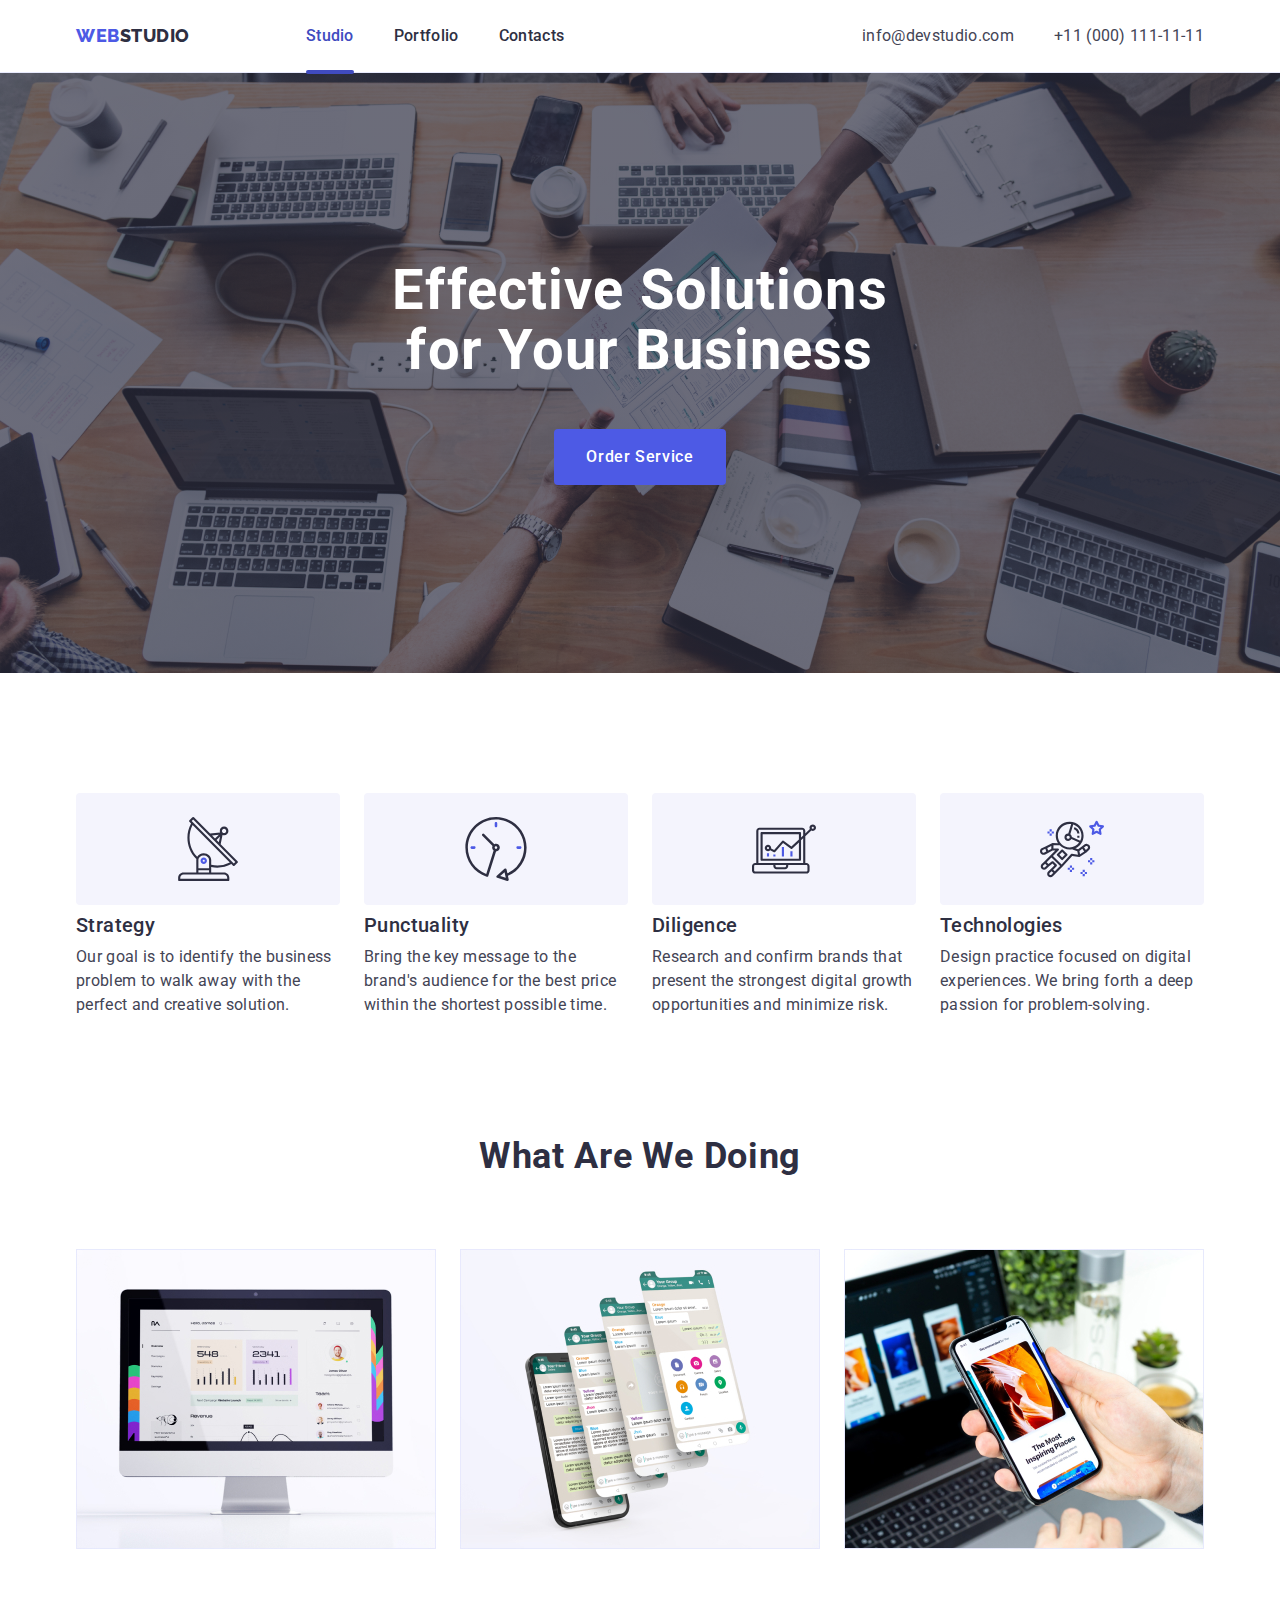
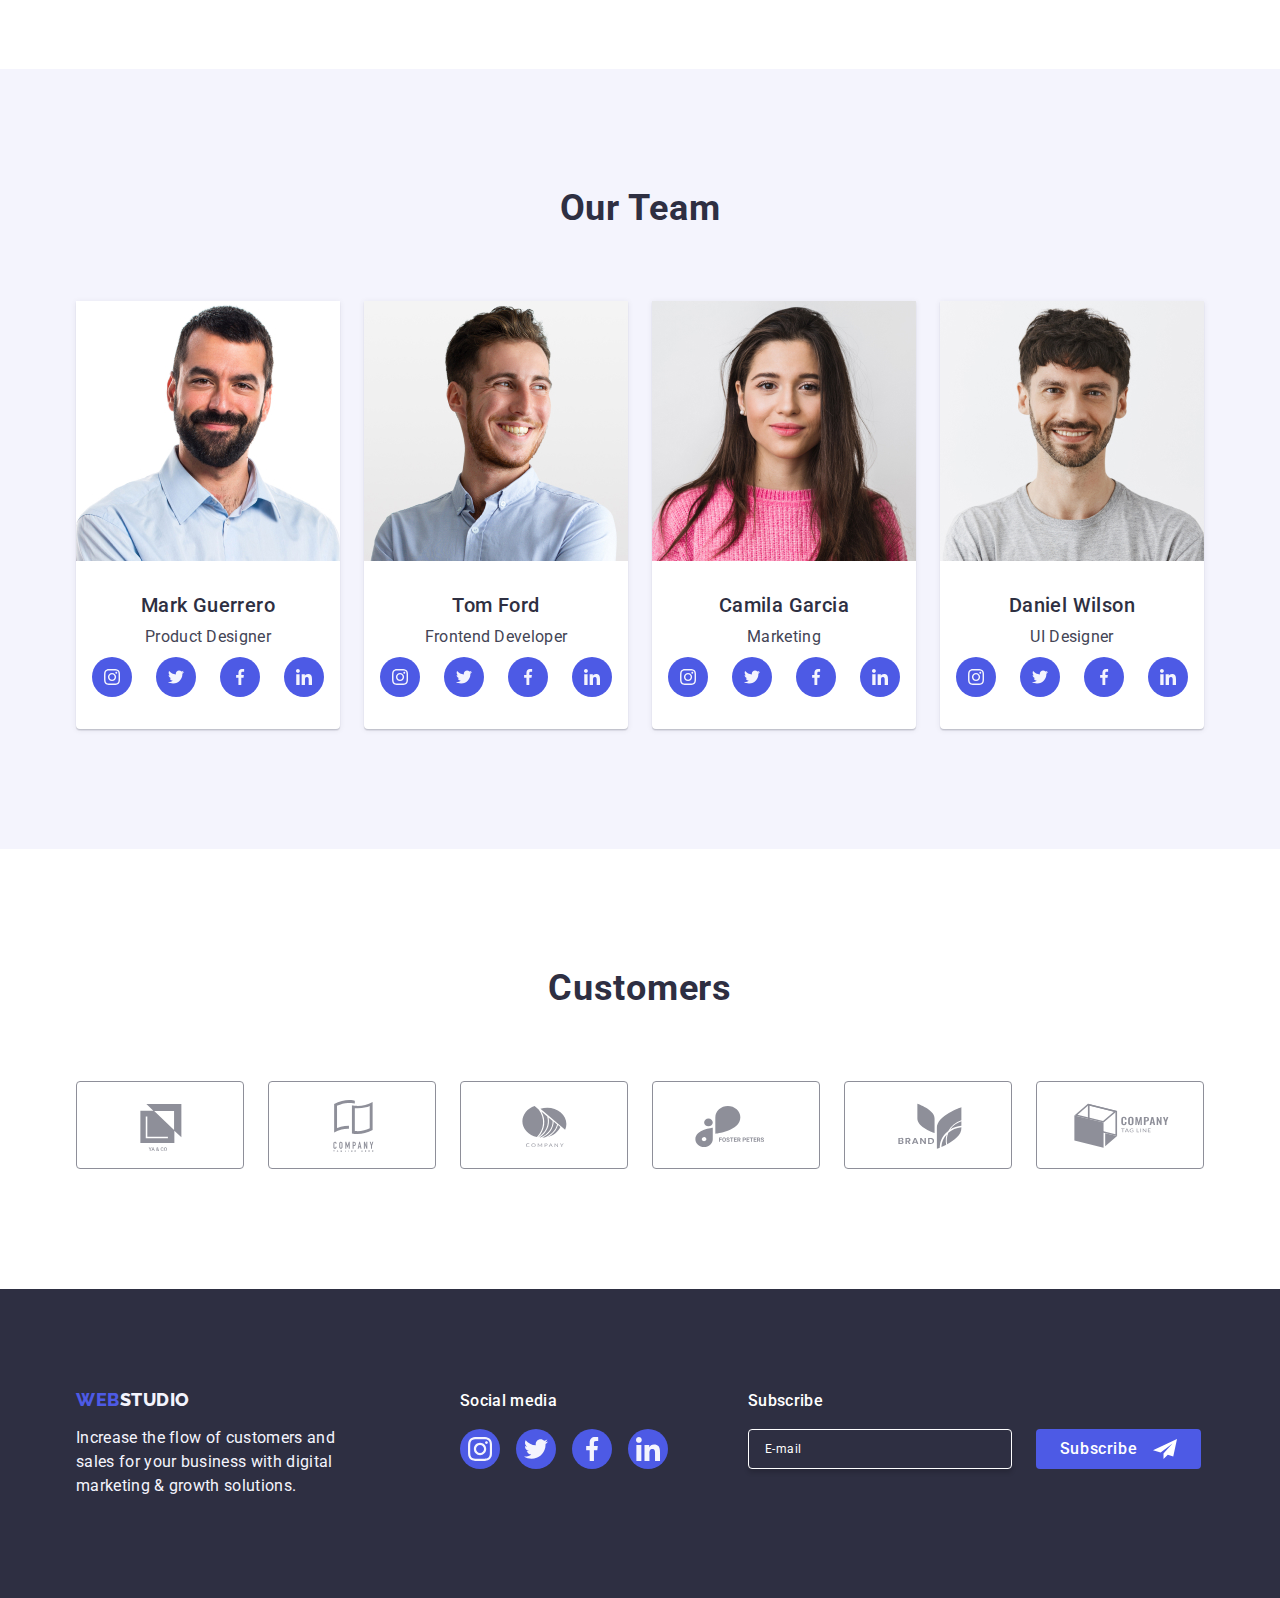
<file: index.html>
<!DOCTYPE html>
<html lang="en">

<head>
  <meta charset="UTF-8" />
  <meta name="viewport" content="width=device-width, initial-scale=1.0" />
  <title>Studio</title>
  <link rel="preconnect" href="https://fonts.googleapis.com" />
  <link rel="preconnect" href="https://fonts.gstatic.com" crossorigin />
  <link href="https://fonts.googleapis.com/css2?family=Raleway:wght@800&family=Roboto:wght@400;500;700;900&display=swap"
    rel="stylesheet" />
  <link rel="stylesheet"
    href="https://cdnjs.cloudflare.com/ajax/libs/modern-normalize/1.0.0/modern-normalize.min.css" />

  <link rel="stylesheet" href="./css/styles.css" />
</head>

<body>
  <header class="header">
    <div class="container div-container">
      <nav class="navigation">
        <a class="logo-in-header link" href="./index.html">Web<span class="studio-header">Studio</span></a>
        <ul class="list menu">
          <li>
            <a class="menu-text link link-menu-studio" href="./index.html">Studio</a>
          </li>
          <li>
            <a class="menu-text link" href="./portfolio.html">Portfolio</a>
          </li>
          <li><a class="menu-text link" href="">Contacts</a></li>
        </ul>
      </nav>
      <address class="address">
        <ul class="list menu">
          <li>
            <a class="contact link" href="mailto:info@devstudio.com">info@devstudio.com</a>
          </li>
          <li>
            <a class="contact link" href="tel:+110001111111">+11 (000) 111-11-11</a>
          </li>
        </ul>
      </address>
    </div>
  </header>
  <main class="main">
    <!--SEKCJA 1-->

    <section class="hero-section">
      <div class="container">
        <h1 class="hero-title">Effective Solutions for Your Business</h1>
        <button class="order-service" type="button" data-modal-open>
          Order Service
        </button>
      </div>
    </section>

    <!--SEKCJA 2-->

    <section class="section">
      <div class="container">
        <h2 class="visually-hidden">Section2</h2>
        <ul class="list section-two-list">
          <li class="value">
            <div class="container-icon-solutions">
              <svg class="svg-section-two" width="64" height="64">
                <use href="./images/icons.svg#icon-antenna1"></use>
              </svg>
            </div>
            <h3 class="heading-title">Strategy</h3>
            <p class="feature">
              Our goal is to identify the business problem to walk away with
              the perfect and creative solution.
            </p>
          </li>

          <li class="value">
            <div class="container-icon-solutions">
              <svg class="svg-section-two" width="64" height="64">
                <use href="./images/icons.svg#icon-clock1"></use>
              </svg>
            </div>
            <h3 class="heading-title">Punctuality</h3>
            <p class="feature">
              Bring the key message to the brand's audience for the best price
              within the shortest possible time.
            </p>
          </li>
          <li class="value">
            <div class="container-icon-solutions">
              <svg class="svg-section-two" width="64" height="64">
                <use href="./images/icons.svg#icon-diagram1"></use>
              </svg>
            </div>
            <h3 class="heading-title">Diligence</h3>
            <p class="feature">
              Research and confirm brands that present the strongest digital
              growth opportunities and minimize risk.
            </p>
          </li>
          <li class="value">
            <div class="container-icon-solutions">
              <svg class="svg-section-two" width="64" height="64">
                <use href="./images/icons.svg#icon-astronaut1"></use>
              </svg>
            </div>
            <h3 class="heading-title">Technologies</h3>
            <p class="feature">
              Design practice focused on digital experiences. We bring forth a
              deep passion for problem-solving.
            </p>
          </li>
        </ul>
      </div>
    </section>

    <!--SEKCJA 3-->

    <section class="section-three">
      <div class="container">
        <h2 class="section-title">What are we doing</h2>
        <ul class="list section-two-list">
          <li class="list-point-width_three">
            <img src="./images/section2/img1.jpg" alt="screen" width="360" height="300" />
          </li>
          <li class="list-point-width_three">
            <img src="./images/section2/img2.jpg" alt="phone screen" width="360" height="300" />
          </li>
          <li class="list-point-width_three">
            <img src="./images/section2/img3.jpg" alt="phone" width="360" height="300" />
          </li>
        </ul>
      </div>
    </section>

    <!-- SEKCJA 4-->

    <section class="members section">
      <div class="container">
        <h2 class="section-title">Our Team</h2>
        <ul class="list section-two-list">
          <li class="background-section">
            <img src="./images/section3/img1.jpg" alt="man in a blue shirt with short stubble" width="264"
              height="260" />
            <div class="employee">
              <h3 class="heading-title-studio">Mark Guerrero</h3>
              <p class="feature-studio">Product Designer</p>
              <ul class="social-network">
                <li class="ellipse">
                  <a class="social-items-index" href="">
                    <svg class="svg-section-four" width="16" height="16">
                      <use href="./images/icons.svg#icon-instagram2"></use>
                    </svg>
                  </a>
                </li>
                <li class="ellipse">
                  <a class="social-items-index" href="">
                    <svg class="svg-section-four" width="16" height="16">
                      <use href="./images/icons.svg#icon-twitter1"></use>
                    </svg>
                  </a>
                </li>
                <li class="ellipse">
                  <a class="social-items-index" href="">
                    <svg class="svg-section-four" width="16" height="16">
                      <use href="./images/icons.svg#icon-facebook1"></use>
                    </svg>
                  </a>
                </li>
                <li class="ellipse">
                  <a class="social-items-index" href="">
                    <svg class="svg-section-four" width="16" height="16">
                      <use href="./images/icons.svg#icon-linkedin1"></use>
                    </svg>
                  </a>
                </li>
              </ul>
            </div>
          </li>
          <li class="background-section">
            <img src="./images/section3/img2.jpg" alt="smiling man in a blue shirt looking to the left" width="264"
              height="260" />
            <div class="employee">
              <h3 class="heading-title-studio">Tom Ford</h3>
              <p class="feature-studio">Frontend Developer</p>
              <ul class="social-network">
                <li class="ellipse">
                  <a class="social-items-index" href="">
                    <svg class="svg-section-four" width="16" height="16">
                      <use href="./images/icons.svg#icon-instagram2"></use>
                    </svg>
                  </a>
                </li>
                <li class="ellipse">
                  <a class="social-items-index" href="">
                    <svg class="svg-section-four" width="16" height="16">
                      <use href="./images/icons.svg#icon-twitter1"></use>
                    </svg>
                  </a>
                </li>
                <li class="ellipse">
                  <a class="social-items-index" href="">
                    <svg class="svg-section-four" width="16" height="16">
                      <use href="./images/icons.svg#icon-facebook1"></use>
                    </svg>
                  </a>
                </li>
                <li class="ellipse">
                  <a class="social-items-index" href="">
                    <svg class="svg-section-four" width="16" height="16">
                      <use href="./images/icons.svg#icon-linkedin1"></use>
                    </svg>
                  </a>
                </li>
              </ul>
            </div>
          </li>
          <li class="background-section">
            <img src="./images/section3/img3.jpg" alt="woman with long brown hair and wearing a pink sweater"
              width="264" height="260" />
            <div class="employee">
              <h3 class="heading-title-studio">Camila Garcia</h3>
              <p class="feature-studio">Marketing</p>
              <ul class="social-network">
                <li class="ellipse">
                  <a class="social-items-index" href="">
                    <svg class="svg-section-four" width="16" height="16">
                      <use href="./images/icons.svg#icon-instagram2"></use>
                    </svg>
                  </a>
                </li>
                <li class="ellipse">
                  <a class="social-items-index" href="">
                    <svg class="svg-section-four" width="16" height="16">
                      <use href="./images/icons.svg#icon-twitter1"></use>
                    </svg>
                  </a>
                </li>
                <li class="ellipse">
                  <a class="social-items-index" href="">
                    <svg class="svg-section-four" width="16" height="16">
                      <use href="./images/icons.svg#icon-facebook1"></use>
                    </svg>
                  </a>
                </li>
                <li class="ellipse">
                  <a class="social-items-index" href="">
                    <svg class="svg-section-four" width="16" height="16">
                      <use href="./images/icons.svg#icon-linkedin1"></use>
                    </svg>
                  </a>
                </li>
              </ul>
            </div>
          </li>
          <li class="background-section">
            <img src="./images/section3/img4.jpg" alt="smiling man with stubble in a gray sweatshirt" width="264"
              height="260" />
            <div class="employee">
              <h3 class="heading-title-studio">Daniel Wilson</h3>
              <p class="feature-studio">UI Designer</p>
              <ul class="social-network">
                <li class="ellipse">
                  <a class="social-items-index" href="">
                    <svg class="svg-section-four" width="16" height="16">
                      <use href="./images/icons.svg#icon-instagram2"></use>
                    </svg>
                  </a>
                </li>
                <li class="ellipse">
                  <a class="social-items-index" href="">
                    <svg class="svg-section-four" width="16" height="16">
                      <use href="./images/icons.svg#icon-twitter1"></use>
                    </svg>
                  </a>
                </li>
                <li class="ellipse">
                  <a class="social-items-index" href="">
                    <svg class="svg-section-four" width="16" height="16">
                      <use href="./images/icons.svg#icon-facebook1"></use>
                    </svg>
                  </a>
                </li>
                <li class="ellipse">
                  <a class="social-items-index" href="">
                    <svg class="svg-section-four" width="16" height="16">
                      <use href="./images/icons.svg#icon-linkedin1"></use>
                    </svg>
                  </a>
                </li>
              </ul>
            </div>
          </li>
        </ul>
      </div>
    </section>

    <!-- SEKCJA 5-->

    <section class="section">
      <div class="container">
        <h2 class="section-title">Customers</h2>
        <ul class="clients-list">
          <li class="clients-items">
            <a class="clients" href="">
              <svg class="svg-section-five" width="104" height="56">
                <use href="./images/icons.svg#icon-Logo1"></use>
              </svg>
            </a>
          </li>
          <li class="clients-items">
            <a class="clients" href="">
              <svg class="svg-section-five" width="104" height="56">
                <use href="./images/icons.svg#icon-Logo2"></use>
              </svg>
            </a>
          </li>
          <li class="clients-items">
            <a class="clients" href="">
              <svg class="svg-section-five" width="104" height="56">
                <use href="./images/icons.svg#icon-Logo3"></use>
              </svg>
            </a>
          </li>
          <li class="clients-items">
            <a class="clients" href="">
              <svg class="svg-section-five" width="104" height="56">
                <use href="./images/icons.svg#icon-Logovector1"></use>
              </svg>
            </a>
          </li>
          <li class="clients-items">
            <a class="clients" href="">
              <svg class="svg-section-five" width="104" height="56">
                <use href="./images/icons.svg#icon-Logo5"></use>
              </svg>
            </a>
          </li>
          <li class="clients-items">
            <a class="clients" href="">
              <svg class="svg-section-five" width="104" height="56">
                <use href="./images/icons.svg#icon-Logo6"></use>
              </svg>
            </a>
          </li>
        </ul>
      </div>
    </section>
  </main>

  <footer class="footer">
    <div class="container container-footer">
      <div class="brand">
        <a class="logo-in-footer link footer-link" href="./index.html">Web<span class="studio-footer">Studio</span></a>
        <p class="footer-text">
          Increase the flow of customers and sales for your business with
          digital marketing & growth solutions.
        </p>
      </div>

      <div>
        <p class="social-media-footer">Social media</p>
        <ul class="footer-list">
          <li class="ellipse">
            <a class="social-items-footer" href="">
              <svg class="svg-footer" width="24" height="24">
                <use href="./images/icons.svg#icon-instagram2"></use>
              </svg>
            </a>
          </li>

          <li class="ellipse">
            <a class="social-items-footer" href="">
              <svg class="svg-footer" width="24" height="24">
                <use href="./images/icons.svg#icon-twitter1"></use>
              </svg>
            </a>
          </li>

          <li class="ellipse">
            <a class="social-items-footer" href="">
              <svg class="svg-footer" width="24" height="24">
                <use href="./images/icons.svg#icon-facebook1"></use>
              </svg>
            </a>
          </li>

          <li class="ellipse">
            <a class="social-items-footer" href="">
              <svg class="svg-footer" width="24" height="24">
                <use href="./images/icons.svg#icon-linkedin1"></use>
              </svg>
            </a>
          </li>
        </ul>
      </div>

      <div class="subscribe">
        <p class="subscribe-footer">Subscribe</p>
        <form class="newsletter-form">
          <label for="email" class="footer-newsletter">
            <input class="e-mail-input" name="email" type="email" id="email" placeholder="E-mail" required />
          </label>

          <button class="subscribe-btn" type="submit">
            Subscribe
            <svg class="subscribe-btn-svg" width="24" height="24">
              <use href="./images/icons.svg#icon-Frame3"></use>
            </svg>
          </button>
        </form>
      </div>
    </div>
  </footer>

  <!-- 
  MODAL
-->

  <div class="backdrop is-hidden" data-modal>
    <div class="modal">
      <button type="button" class="close-btn" data-modal-close>
        <svg class="button-close-x" width="8" height="8">
          <use href="./images/icons.svg#icon-close-black-18dp"></use>
        </svg>
      </button>

      <p class="modal-paragraph">
        Leave your contacts and we will call you back
      </p>

      <form class="form">
        <div class="form-name">
          <label for="user-name" class="small-text">Name</label>
          <div class="input-and-icon">
            <input class="modal-input" id="user-name" name="user-name" type="text" required />
            <svg class="svg-modal-name" width="18" height="24">
              <use href="./images/icons.svg#icon-person-black-18dp"></use>
            </svg>
          </div>
        </div>

        <div class="form-name">
          <label for="user-phone" class="small-text">Phone</label>
          <div class="input-and-icon">
            <input class="modal-input" id="user-phone" name="user-phone" type="text" required />
            <svg class="svg-modal-name" width="18" height="24">
              <use href="./images/icons.svg#icon-phone-black-18dp"></use>
            </svg>
          </div>
        </div>

        <div class="form-name">
          <label for="user-email" class="small-text">Email</label>
          <div class="input-and-icon">
            <input class="modal-input" id="user-email" name="user-email" type="text" required />
            <svg class="svg-modal-name" width="18" height="24">
              <use href="./images/icons.svg#icon-email-black-18dp"></use>
            </svg>
          </div>
        </div>

        <div class="form-four">
          <label for="user-comment" class="small-text">Comment</label>
          <textarea class="text" id="user-comment" placeholder="Text input" name="user-comment"></textarea>
        </div>

        <!-- CHECKBOX-->

        <div class="modal-terms">
          <input id="user-privacy" type="checkbox" name="user-privacy" value="true"
            class="input-checkbox visually-hidden" required />

          <label for="user-privacy" class="terms">
            <span class="privacy-policy">
              <svg class="svg-icon-checmark" width="10" height="8">
                <use href="./images/icons.svg#icon-checkmark"></use>
              </svg>
            </span>
            I accept the terms and conditions of the
            <a href="" class="privacy-policy-link">Privacy Policy</a>
          </label>
        </div>

        <button class="order-service" type="submit">Send</button>
      </form>
    </div>
  </div>

  <script src=" ./js/modal.js"></script>
</body>

</html>
</file>
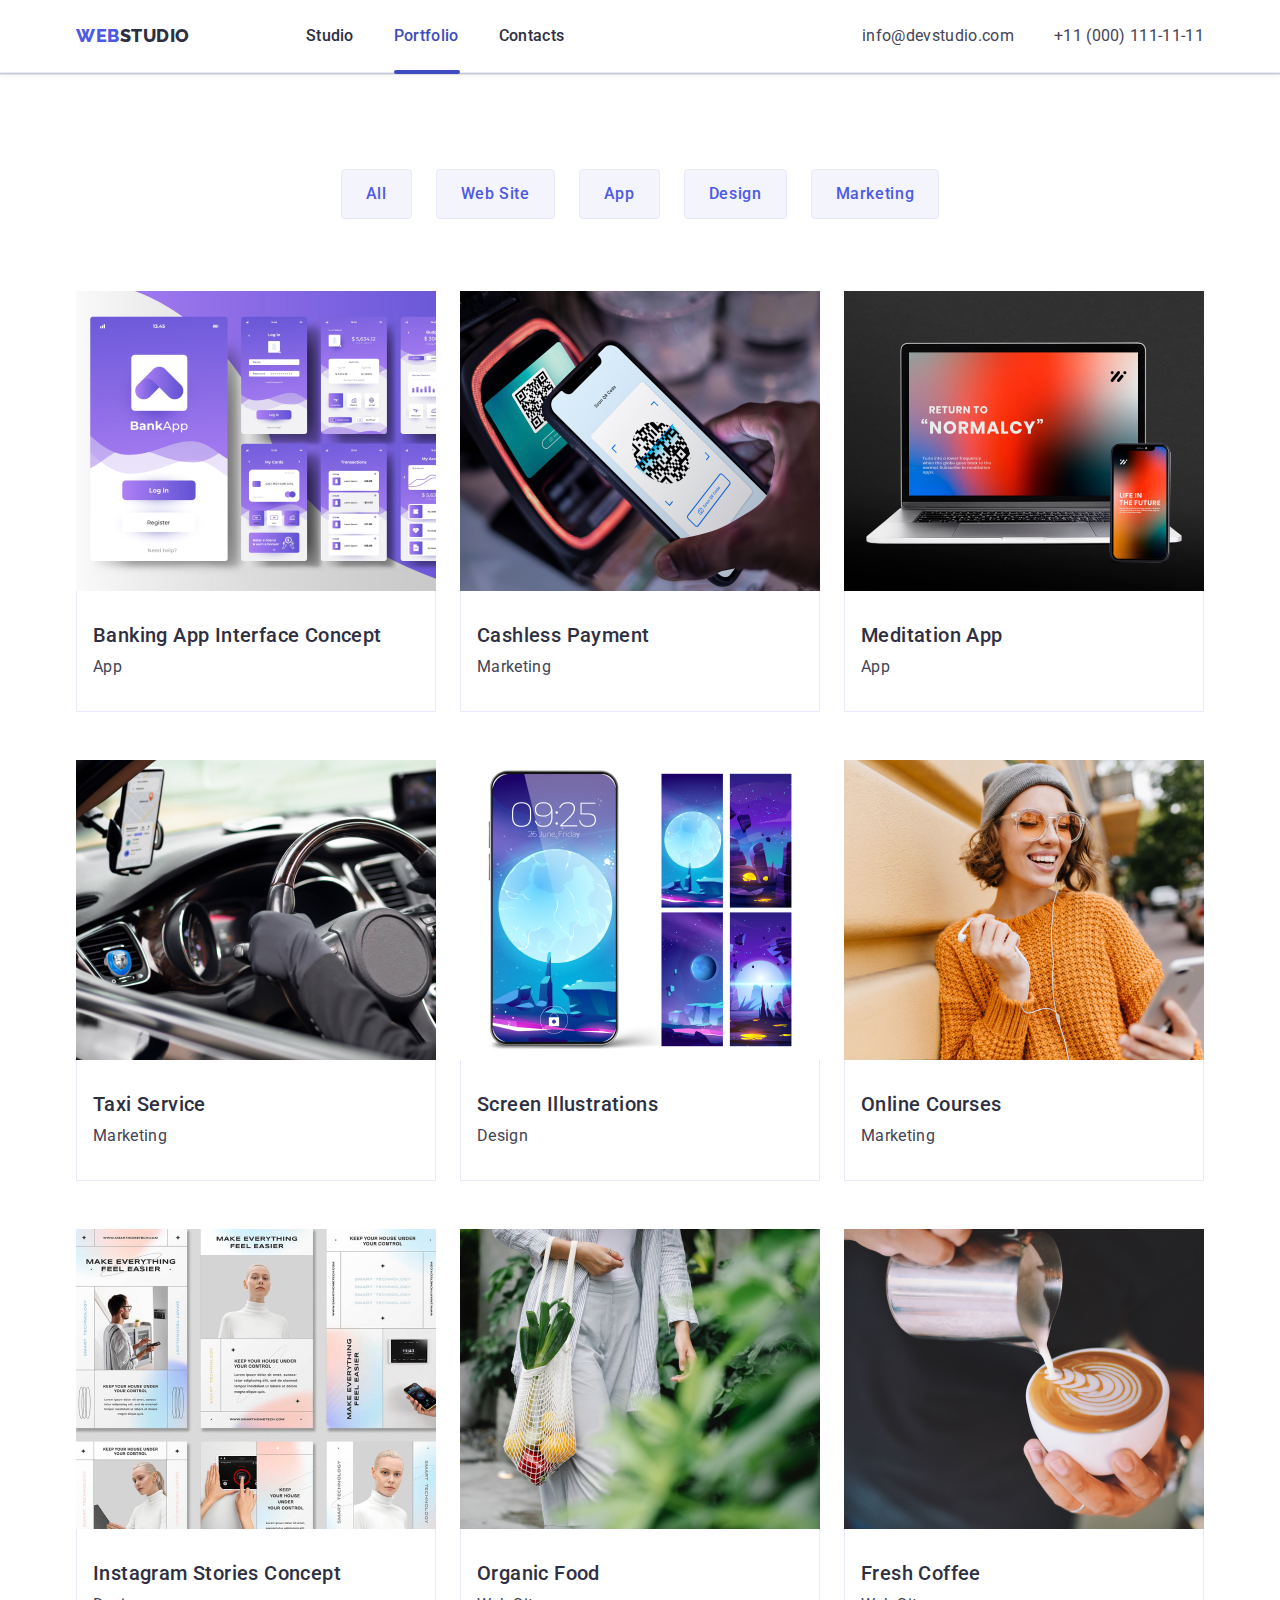
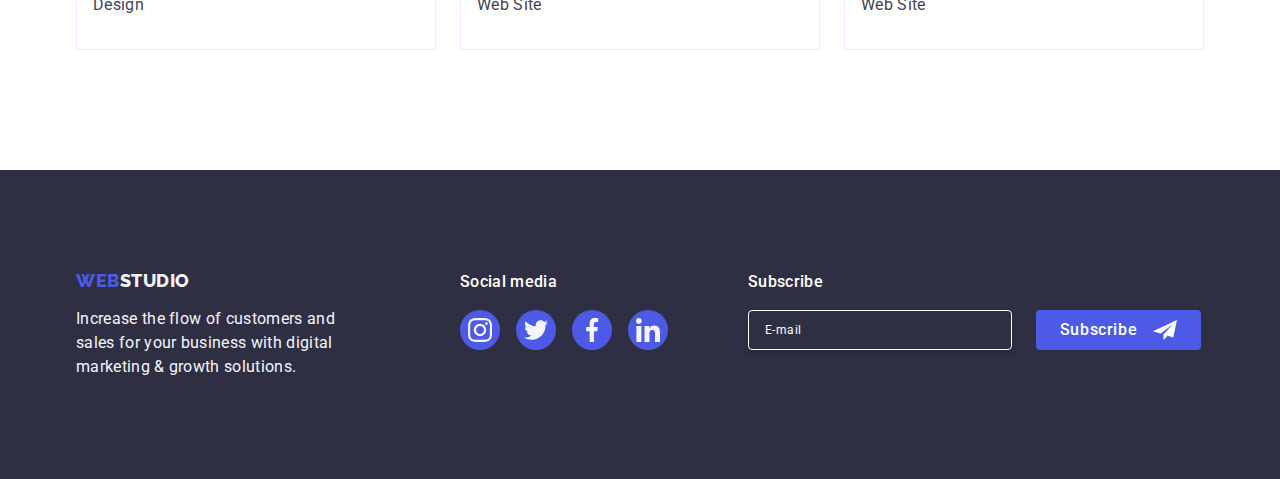
<file: portfolio.html>
<!DOCTYPE html>
<html lang="en">

<head>
    <meta charset="UTF-8">
    <meta name="viewport" content="width=device-width, initial-scale=1.0">
    <title>Portfolio</title>
    <link rel="preconnect" href="https://fonts.googleapis.com">
    <link rel="preconnect" href="https://fonts.gstatic.com" crossorigin>
    <link
        href="https://fonts.googleapis.com/css2?family=Raleway:wght@800&family=Roboto:wght@400;500;700;900&display=swap"
        rel="stylesheet">
    <link rel="stylesheet"
        href="https://cdnjs.cloudflare.com/ajax/libs/modern-normalize/1.0.0/modern-normalize.min.css" />

    <link rel="stylesheet" href="./css/styles.css">
</head>

<body>
    <header class="header">
        <div class="container div-container">
            <nav class="navigation">
                <a class="logo-in-header link" href="index.html">Web<span class="studio-header">Studio</span></a>
                <ul class="list menu">


                    <!-- NAWIGACJA-->
                    <li><a class="menu-text link" href="./index.html">Studio</a></li>
                    <li><a class="menu-text link link-menu-portfolio" href="./portfolio.html">Portfolio</a></li>
                    <li><a class="menu-text link" href="">Contacts</a></li>
                </ul>
            </nav>

            <address class="address navigation">
                <ul class="list menu">
                    <li>
                        <a class="contact link" href="mailto:info@devstudio.com">info@devstudio.com</a>
                    </li>
                    <li>
                        <a class="contact link" href="tel:+110001111111">+11 (000) 111-11-11</a>
                    </li>
                </ul>
            </address>
        </div>
    </header>

    <main>
        <section class="portfolio-main">
            <div class="container">
                <h1 class="visually-hidden">Lorem ipsum dolor sit amet.</h1>
                <ul class="buttons list">
                    <li><button class="filter-btn" type="button">All</button></li>
                    <li><button class="filter-btn" type="button">Web Site</button></li>
                    <li><button class="filter-btn" type="button">App</button></li>
                    <li><button class="filter-btn" type="button">Design</button></li>
                    <li><button class="filter-btn" type="button">Marketing</button></li>
                </ul>
                <!-- ZDJĘCIA-->
                <ul class="list project-card">

                    <li class="card-content">
                        <a class="link-card" href="">
                            <div class="images-container">
                                <img src="./images/portfolio/img1.jpg"
                                    alt="purple mobile app interface with various screenshots" height="300" width="360">
                                <p class="overlay">
                                    14 Stylish and User-Friendly App Design Concepts · Task Manager App · Calorie
                                    Tracker App · Exotic Fruit Ecommerce App · Cloud Storage App
                                </p>
                            </div>

                            <div class="card-text">
                                <h2 class="heading-title">Banking App Interface Concept</h2>
                                <p class="feature">App</p>
                            </div>
                        </a>
                    </li>

                    <li class="card-content">
                        <a class="link-card" href="">
                            <div class="images-container">
                                <img src="./images/portfolio/img2.jpg"
                                    alt="ccanning the qr code from the terminal with a phone" height="300" width="360">
                                <p class="overlay">
                                    14 Stylish and User-Friendly App Design Concepts · Task Manager App · Calorie
                                    Tracker App · Exotic Fruit Ecommerce App · Cloud Storage App
                                </p>
                            </div>
                            <div class="card-text">
                                <h2 class="heading-title">Cashless Payment</h2>
                                <p class="feature">Marketing</p>
                            </div>
                        </a>
                    </li>

                    <li class="card-content">
                        <a class="link-card" href="">
                            <div class="images-container">
                                <img src="./images/portfolio/img3.jpg"
                                    alt="laptop and smartphone with the same colorful wallpaper" height="300"
                                    width="360">
                                <p class="overlay">
                                    14 Stylish and User-Friendly App Design Concepts · Task Manager App · Calorie
                                    Tracker App · Exotic Fruit Ecommerce App · Cloud Storage App
                                </p>
                            </div>
                            <div class="card-text">
                                <h2 class="heading-title">Meditation App</h2>
                                <p class="feature">App</p>
                            </div>
                        </a>
                    </li>

                    <li class="card-content">
                        <a class="link-card" href="">
                            <div class="images-container">
                                <img src="./images/portfolio/img4.jpg"
                                    alt="hands in black gloves hold the steering wheel" height="300" width="360">
                                <p class="overlay">
                                    14 Stylish and User-Friendly App Design Concepts · Task Manager App · Calorie
                                    Tracker App · Exotic Fruit Ecommerce App · Cloud Storage App
                                </p>
                            </div>
                            <div class="card-text">
                                <h2 class="heading-title">Taxi Service</h2>
                                <p class="feature">Marketing</p>
                            </div>
                        </a>
                    </li>

                    <li class="card-content">
                        <a class="link-card" href="">
                            <div class="images-container">
                                <img src="./images/portfolio/img5.jpg"
                                    alt="various wallpapers for a phone screen with a moon theme" height="300"
                                    width="360">
                                <p class="overlay">
                                    14 Stylish and User-Friendly App Design Concepts · Task Manager App · Calorie
                                    Tracker App · Exotic Fruit Ecommerce App · Cloud Storage App
                                </p>
                            </div>
                            <div class="card-text">
                                <h2 class="heading-title">Screen Illustrations</h2>
                                <p class="feature">Design</p>
                            </div>
                        </a>
                    </li>

                    <li class="card-content">
                        <a class="link-card" href="">
                            <div class="images-container">
                                <img src="./images/portfolio/img6.jpg"
                                    alt="woman in an orange sweater gray hat and orange sunglasses" height="300"
                                    width="360">
                                <p class="overlay">
                                    14 Stylish and User-Friendly App Design Concepts · Task Manager App · Calorie
                                    Tracker App · Exotic Fruit Ecommerce App · Cloud Storage App
                                </p>
                            </div>
                            <div class="card-text">
                                <h2 class="heading-title">Online Courses</h2>
                                <p class="feature">Marketing</p>
                            </div>
                        </a>
                    </li>

                    <li class="card-content">
                        <a class="link-card" href="">
                            <div class="images-container">
                                <img src="./images/portfolio/img7.jpg"
                                    alt="different versions of the main website in shades of white" height="300"
                                    width="360">
                                <p class="overlay">
                                    14 Stylish and User-Friendly App Design Concepts · Task Manager App · Calorie
                                    Tracker App · Exotic Fruit Ecommerce App · Cloud Storage App
                                </p>
                            </div>
                            <div class="card-text">
                                <h2 class="heading-title">Instagram Stories Concept</h2>
                                <p class="feature">Design</p>
                            </div>
                        </a>
                    </li>

                    <li class="card-content">
                        <a class="link-card" href="">
                            <div class="images-container">
                                <img src="./images/portfolio/img8.jpg"
                                    alt="someone dressed in white carries vegetables in a white bag" height="300"
                                    width="360">
                                <p class="overlay">
                                    14 Stylish and User-Friendly App Design Concepts · Task Manager App · Calorie
                                    Tracker App · Exotic Fruit Ecommerce App · Cloud Storage App
                                </p>
                            </div>
                            <div class="card-text">
                                <h2 class="heading-title">Organic Food</h2>
                                <p class="feature">Web Site</p>
                            </div>
                        </a>
                    </li>

                    <li class="card-content">
                        <a class="link-card" href="">
                            <div class="images-container">
                                <img src="./images/portfolio/img9.jpg"
                                    alt="a hand holds a cup of coffee on which someone is painting a pattern"
                                    height="300" width="360">
                                <p class="overlay">
                                    14 Stylish and User-Friendly App Design Concepts · Task Manager App · Calorie
                                    Tracker App · Exotic Fruit Ecommerce App · Cloud Storage App
                                </p>
                            </div>
                            <div class="card-text">
                                <h2 class="heading-title">Fresh Coffee</h2>
                                <p class="feature">Web Site</p>
                            </div>
                        </a>
                    </li>
                </ul>
            </div>
        </section>
    </main>
    <footer class="footer">

        <div class="container container-footer">
            <div class="brand">
                <a class="logo-in-footer link footer-link" href="./index.html">Web<span
                        class="studio-footer">Studio</span></a>
                <p class="footer-text">
                    Increase the flow of customers and sales for your business with digital
                    marketing & growth solutions.
                </p>
            </div>

            <div>
                <p class="social-media-footer">Social media</p>
                <ul class="footer-list">

                    <li class="ellipse">
                        <a class="social-items-portfolio" href="">
                            <svg class="svg-footer" width="24" height="24">
                                <use href="./images/icons.svg#icon-instagram2"></use>
                            </svg>
                        </a>
                    </li>

                    <li class="ellipse">
                        <a class="social-items-portfolio" href="">
                            <svg class="svg-footer" width="24" height="24">
                                <use href="./images/icons.svg#icon-twitter1"></use>
                            </svg>
                        </a>
                    </li>

                    <li class="ellipse">
                        <a class="social-items-portfolio" href="">
                            <svg class="svg-footer" width="24" height="24">
                                <use href="./images/icons.svg#icon-facebook1"></use>
                            </svg>
                        </a>
                    </li>

                    <li class="ellipse">
                        <a class="social-items-portfolio" href="">
                            <svg class="svg-footer" width="24" height="24">
                                <use href="./images/icons.svg#icon-linkedin1"></use>
                            </svg>
                        </a>
                    </li>

                </ul>
            </div>

            <div class="subscribe">
                <p class="subscribe-footer">Subscribe</p>
                <form class="newsletter-form">
                    <label for="email" class="footer-newsletter">
                        <input class="e-mail-input" name="email" type="email" id="email" placeholder="E-mail"
                            required />
                    </label>

                    <button class="subscribe-btn" type="submit">
                        Subscribe
                        <svg class="subscribe-btn-svg" width="24" height="24">
                            <use href="./images/icons.svg#icon-Frame3"></use>
                        </svg>
                    </button>
                </form>
            </div>
        </div>
    </footer>
</body>

</html>
</file>
<file: css/styles.css>
body {
  font-family: "Roboto", sans-serif;
  color: var(--text);
  background-color: var(--white-background);
}

:root {
  --primary-brand: #4D5AE5;
  --pressed-state: #404BBF;
  --dark: #2E2F42;
  --success: #31D0AA;
  --text: #434455;
  --subtle-text: #8E8F99;
  --accent: #E7E9FC;
  --light: #F4F4FD;
  --modal-overlay: #2E2F42;
  --hero-background: #2E2F42;
  --white-background: #ffffff;
  --modal-background: #FCFCFC;
}

*,
*::before,
*::after {
  box-sizing: border-box;
}

* {
  box-sizing: border-box;
  margin: 0;
  padding: 0;
}

.container {
  width: 1158px;
  margin: auto;
  padding: 0 15px 0 15px;
}

.div-container {
  display: flex;
}

.container-icon-solutions {
  display: flex;
  align-items: center;
  justify-content: center;
  height: 112px;
  background-color: var(--light);
  border-radius: 4px;
  margin-bottom: 8px;
}

.container-footer {
  display: flex;
  align-items: baseline;
}

img {
  display: block;
}

ul,
ol {
  list-style: none;
  margin: auto;
  padding-left: 0;
  padding-right: 0;
}

.link {
  text-decoration: none;
}


.link-card {
  text-decoration: none;
  display: block;
  transition: box-shadow 250ms cubic-bezier(0.4, 0, 0.2, 1);
}

.list {
  list-style: none;
}

.visually-hidden {
  position: absolute;
  width: 1px;
  height: 1px;
  margin: -1px;
  border: 0;
  padding: 0;
  white-space: nowrap;
  clip-path: inset(100%);
  clip: rect(0 0 0 0);
  overflow: hidden;
}

/*INDEX*/

.header {
  border-bottom: 1px solid var(--accent);
  box-shadow: 0px 1px 6px 0px rgba(46, 47, 66, 0.08), 0px 1px 1px 0px rgba(46, 47, 66, 0.16), 0px 2px 1px 0px rgba(46, 47, 66, 0.08);
}

.navigation {
  display: flex;
  align-items: center;
  justify-content: center;
  gap: 40px;
  padding: 24px 0;
}

.logo-in-header {
  color: var(--primary-brand);
  font-family: "Raleway", sans-serif;
  font-size: 18px;
  font-weight: 800;
  line-height: 1.17;
  letter-spacing: 0.03em;
  text-transform: uppercase;
  margin-right: 76px;
}

.studio-header {
  color: var(--dark);
}

.menu {
  display: flex;
  gap: 40px;
}

.menu-text {
  color: var(--dark);
  font-family: inherit;
  font-size: 16px;
  font-weight: 500;
  line-height: 1.5;
  letter-spacing: 0.02em;
  padding: 24px 0 28px;
}

.menu-text:hover,
.menu-text:focus {
  color: var(--pressed-state);
  transition: 250ms cubic-bezier(0.4, 0, 0.2, 1);
}

.link-menu-studio {
  position: relative;
  color: #404bbf;
  transition: color 250ms cubic-bezier(0.4, 0, 0.2, 1);
}

.link-menu-studio::after {
  position: absolute;
  content: '';
  left: 0;
  bottom: -1px;
  height: 4px;
  width: 48px;
  background-color: #404bbf;
  border-radius: 2px;
  align-items: center;
}

.link-menu-portfolio {
  position: relative;
  color: #404bbf;
  transition: color 250ms cubic-bezier(0.4, 0, 0.2, 1);
}

.link-menu-portfolio::after {
  position: absolute;
  content: '';
  left: 0;
  bottom: -1px;
  height: 4px;
  width: 66px;
  background-color: #404bbf;
  border-radius: 2px;
  align-items: center;
}

.address {
  font-style: normal;
  display: flex;
  align-items: center;
  justify-content: center;
  margin-left: auto;
}

.address-text {
  margin-right: 0 940px;
  gap: 40px;
}

.contact {
  color: var(--text);
  font-size: 16px;
  font-weight: 400;
  line-height: 1.5;
  letter-spacing: 0.02em;
  padding: 24px 0;
  transition: color 250ms cubic-bezier(0.4, 0, 0.2, 1);
}

.contact:hover,
.contact:focus {
  color: var(--pressed-state);
}

.hero-section {
  background-color: var(--modal-overlay);
  padding: 188px 0;
  display: flex;
  text-align: center;

  background-image: linear-gradient(rgba(46, 47, 66, 0.7), rgba(46, 47, 66, 0.7)), url(../images/hero-studio/people-office.jpg);

  max-width: 1440px;
  height: 600px;
  background-repeat: no-repeat;
  background-position: center;
  background-size: cover;
  margin: 0 auto;
}

.hero-title {
  color: var(--white-background);
  font-size: 56px;
  font-weight: 700;
  line-height: 1.07;
  letter-spacing: 0.02em;
  display: flex;
  max-width: 496px;
  margin: 0 auto;

}

.order-service {
  color: var(--white-background);
  background-color: var(--primary-brand);
  font-family: inherit;
  font-size: 16px;
  font-weight: 500;
  line-height: 1.5;
  letter-spacing: 0.04em;

  cursor: pointer;
  display: block;
  padding: 16px 32px;
  min-width: 169px;
  height: 56px;
  border: none;
  border-radius: 4px;
  margin: auto;
  margin-top: 48px;
  transition: background-color 250ms cubic-bezier(0.4, 0, 0.2, 1);
}

.order-service:hover,
.order-service:focus {
  background-color: var(--pressed-state);
  transition: 250ms cubic-bezier(0.4, 0, 0.2, 1);
}

.section {
  padding: 120px 0;
}

.section-three {
  padding-top: 0;
  padding-bottom: 120px;
}

.section-two-list {
  display: flex;
  gap: 24px;
}

.value {
  flex-basis: calc((100% - 3 * 24px) / 4);
}

.list-point-width_three {
  flex-basis: calc((100% - 3 * 16px) / 3);
}

.heading-title {
  color: var(--dark);
  font-family: inherit;
  font-size: 20px;
  font-weight: 500;
  line-height: 1.2;
  letter-spacing: 0.02em;
  margin-bottom: 8px;
  text-align: flex-start;
}

.feature {
  color: var(--text);
  font-family: inherit;
  font-weight: 400;
  line-height: 1.5;
  font-size: 16px;
  letter-spacing: 0.02em;
  text-align: flex-start;
}

.social-network {
  display: flex;
  justify-content: center;
  gap: 24px;
}

.clients-list {
  display: flex;
  gap: 24px;
}

.clients {
  color: var(--subtle-text);

  width: 100%;
  height: 100%;
  border: 1px solid var(--subtle-text);
  border-radius: 4px;
  display: flex;
  align-items: center;
  justify-content: center;
  transition: border-color 250ms cubic-bezier(0.4, 0, 0.2, 1), color 250ms cubic-bezier(0.4, 0, 0.2, 1);
}

.clients:hover,
.clients:focus {
  border-color: var(--pressed-state);
  color: var(--pressed-state);
}

.clients-items {
  width: calc((100% - 120px) / 6);
  height: 88px;
  list-style: none;
}

.ellipse {
  width: 40px;
  height: 40px;
}

.social-items-index {
  background-color: var(--primary-brand);
  width: 100%;
  height: 100%;
  border-radius: 50%;
  display: flex;
  align-items: center;
  justify-content: center;
  transition: background-color 250ms cubic-bezier(0.4, 0, 0.2, 1);
}

.social-items-index:hover,
.social-items-index:focus {
  background-color: #404bbf;
}

.social-items-portfolio {
  background-color: var(--primary-brand);
  width: 100%;
  height: 100%;
  border-radius: 50%;
  display: flex;
  align-items: center;
  justify-content: center;
}

.social-items-portfolio:hover,
.social-items-portfolio:focus {
  background-color: #31D0AA;
  transition: 250ms cubic-bezier(0.4, 0, 0.2, 1);
}

.social-items-footer {
  background-color: var(--primary-brand);
  width: 100%;
  height: 100%;
  border-radius: 50%;
  display: flex;
  align-items: center;
  justify-content: center;
  transition: background-color 250ms cubic-bezier(0.4, 0, 0.2, 1);
}

.social-items-footer:hover,
.social-items-footer:focus {
  background-color: #31d0aa;
}

.svg-section-four {
  fill: var(--light);
}

.svg-section-five {
  fill: currentColor;
}

.svg-footer {
  fill: var(--light);
}

.section-title {
  color: var(--dark);
  font-family: inherit;
  font-size: 36px;
  font-weight: 700;
  line-height: 1.11;
  letter-spacing: 0.02em;
  text-align: center;
  text-transform: capitalize;
  margin: 0 0 72px 0;
}

.background-section {
  background-color: var(--white-background);
  border-radius: 0px 0px 4px 4px;
  box-shadow: 0px 2px 1px 0px rgba(46, 47, 66, 0.08), 0px 1px 1px 0px rgba(46, 47, 66, 0.16), 0px 1px 6px 0px rgba(46, 47, 66, 0.08);
}

.filter-btn:hover,
.filter-btn:focus {
  color: var(--white-background);
  background-color: var(--pressed-state);
  border: 1px solid transparent;
  transition: 250ms cubic-bezier(0.4, 0, 0.2, 1);
  box-shadow: 0px 2px 2px 0px rgba(0, 0, 0, 0.12), 0px 2px 1px 0px rgba(0, 0, 0, 0.08), 0px 3px 1px 0px rgba(0, 0, 0, 0.10);
}

.filter-btn {
  color: var(--primary-brand);
  background-color: var(--light);
  font-family: inherit;
  font-size: 16px;
  font-weight: 500;
  line-height: 1.5;
  letter-spacing: 0.04em;
  cursor: pointer;

  padding: 12px 24px 12px;
  border: 1px solid var(--accent);
  border-radius: 4px;

  transition: color 250ms cubic-bezier(0.4, 0, 0.2, 1),
    background-color 250ms cubic-bezier(0.4, 0, 0.2, 1),
    border-color 250ms cubic-bezier(0.4, 0, 0.2, 1),
    box-shadow 250ms cubic-bezier(0.4, 0, 0.2, 1);
}

.footer {
  background-color: #2e2f42;
  padding: 100px 0 100px;
}

.logo-in-footer {
  color: var(--primary-brand);
  font-family: "Raleway", sans-serif;
  font-size: 18px;
  font-weight: 800;
  line-height: 1.17;
  letter-spacing: 0.03em;
  text-transform: uppercase;

}

.footer-link {
  display: inline-block;
  margin-bottom: 16px;
}

.brand {
  margin-right: 120px;
}

.social-media-footer {
  color: var(--white-background);
  font-family: inherit;
  font-size: 16px;
  font-weight: 500;
  line-height: 1.5;
  letter-spacing: 0.02em;
  margin: 0 0 16px 0;
}

.subscribe {
  margin-left: 80px;
}

.subscribe-footer {
  color: var(--white-background);
  font-family: inherit;
  font-size: 16px;
  font-weight: 500;
  line-height: 1.5;
  letter-spacing: 0.02em;
  margin-bottom: 16px;
}

.newsletter-form {
  display: flex;
  gap: 24px;
}


.footer-list {
  display: flex;
  gap: 16px;
}

.studio-footer {
  color: #f4f4fd;
}

.menu-text:hover {
  color: var(--pressed-state);
}

.menu-text:focus {
  color: var(--pressed-state);
  transition: 250ms cubic-bezier(0.4, 0, 0.2, 1);
}

.studio-btn:hover {
  color: var(--pressed-state);
}

.studio-btn:focus {
  color: #404bbf;
  transition: 250ms cubic-bezier(0.4, 0, 0.2, 1);
}

.members {
  background-color: var(--light);
}

.footer-text {
  color: var(--light);
  font-weight: 400;
  font-size: 16px;
  line-height: 1.5;
  letter-spacing: 0.02em;
  max-width: 264px;
  margin-bottom: 0 0 16px 0;
}

.employee {
  padding: 32px 0px;
}

.portfolio-main {
  padding: 96px 0 120px 0;
}

.buttons {
  display: flex;
  justify-content: center;
  gap: 24px;
  margin-bottom: 72px;
}

.project-card {
  display: flex;
  flex-wrap: wrap;
  column-gap: 24px;
  row-gap: 48px;
}

.card-content {
  flex-basis: calc((100% - 48px)/3);
}

.card-text {
  padding: 32px 16px;
  border: 1px solid var(--accent);
  border-top: none;
}

.link-card:hover,
.link-card:focus {
  box-shadow: 1px 6px rgba(46, 47, 66, 0.08),
    0px 1px 1px rgba(46, 47, 66, 0.16),
    0px 2px 1px rgba(46, 47, 66, 0.08);
}

.images-container {
  position: relative;
  overflow: hidden;
}

.overlay {
  position: absolute;
  top: 0;
  color: var(--light);
  background-color: #4D5AE5;
  font-family: inherit;
  font-size: 16px;
  line-height: 1.5;
  letter-spacing: 0.02em;
  padding: 40px 32px;
  height: 100%;
  width: 100%;
  transform: translateY(100%);
  transition: transform 250ms cubic-bezier(0.4, 0, 0.2, 1);
}

.link-card:hover .overlay {
  transform: translateY(0%);
}

.link-card:focus .overlay {
  transform: translateY(0%);
}

.heading-title-studio {
  color: var(--dark);
  font-family: inherit;
  font-size: 20px;
  font-weight: 500;
  line-height: 1.2;
  letter-spacing: 0.02em;
  gap: 8px;
  text-align: center;
}

.feature-studio {
  color: var(--text);
  font-family: inherit;
  font-weight: 400;
  line-height: 1.5;
  font-size: 16px;
  letter-spacing: 0.02em;
  text-align: center;
  padding: 8px;
}

.backdrop {
  position: fixed;
  top: 0;
  left: 0;
  width: 100%;
  height: 100%;
  background-color: rgba(46, 47, 66, 0.4);
  transition: opacity 250ms cubic-bezier(0.4, 0, 0.2, 1), visibility 250ms cubic-bezier(0.4, 0, 0.2, 1);
}

.is-hidden {
  opacity: 0;
  visibility: hidden;
  pointer-events: none;
}

.modal {
  position: absolute;
  top: 50%;
  left: 50%;
  transform: translate(-50%, -50%) scale(1);
  width: 408px;
  min-height: 584px;
  background: #fcfcfc;
  box-shadow: 0px 1px 1px rgba(0, 0, 0, 0.14), 0px 1px 3px rgba(0, 0, 0, 0.12), 0px 2px 1px rgba(0, 0, 0, 0.2);
  border-radius: 4px;
  transition: transform 250ms cubic-bezier(0.4, 0, 0.2, 1);
  padding: 72px 24px 24px 24px;
}

.close-btn {
  position: absolute;
  top: 24px;
  right: 24px;
  width: 24px;
  height: 24px;
  border-radius: 50%;
  display: flex;
  align-items: center;
  justify-content: center;
  background-color: #e7e9fc;
  border: 1px solid rgba(0, 0, 0, 0.1);
  cursor: pointer;
  transition: background-color 250ms cubic-bezier(0.4, 0, 0.2, 1), border 250ms cubic-bezier(0.4, 0, 0.2, 1);
}


.close-btn:hover,
.close-btn:focus {
  background-color: #404bbf;
  fill: #ffffff;
  border: none;
}

.button-close-x {
  transition: fill 250ms cubic-bezier(0.4, 0, 0.2, 1);
}

.e-mail-input {
  color: #ffffff;
  background-color: transparent;
  width: 264px;
  height: 40px;
  border-radius: 4px;
  border: 1px solid var(--white-background);
  box-shadow: 0px 4px 4px 0px rgba(0, 0, 0, 0.15);
  display: flex;
  font-size: 12px;
  font-style: normal;
  font-weight: 400;
  line-height: 1.5;
  letter-spacing: 0.04em;
  padding-left: 16px;
}

.e-mail-input::placeholder {
  color: #ffffff;
}

.subscribe-btn {
  display: flex;
  min-width: 165px;
  height: 40px;
  justify-content: center;
  align-items: center;

  color: var(--white-background);
  background-color: var(--primary-brand);
  cursor: pointer;
  border: none;
  border-radius: 4px;


  font-family: inherit;
  font-size: 16px;
  font-weight: 500;
  line-height: 1.5;
  letter-spacing: 0.04em;
}

.subscribe-btn-svg {
  margin-left: 16px;
}

.modal-paragraph {
  color: var(--dark);
  font-weight: 500;
  font-size: 16px;
  line-height: 1.5;
  text-align: center;
  letter-spacing: 0.02em;
  margin-bottom: 16px;
}

.form-name {
  margin-bottom: 8px;
}

.small-text {
  color: var(--subtle-text);
  font-size: 12px;
  line-height: 1.17;
  letter-spacing: 0.04em;

  display: block;
  margin-bottom: 4px;
}

.input-and-icon {
  position: relative;
}

.modal-input {
  width: 100%;
  height: 40px;
  border: 1px solid rgba(46, 47, 66, 0.4);
  border-radius: 4px;
  background-color: transparent;
  padding-left: 38px;
  outline: transparent;
  transition: border-color 250ms cubic-bezier(0.4, 0, 0.2, 1);
}

.modal-input:focus {
  border-color: var(--primary-brand);
  fill: var(--primary-brand);
}

.svg-modal-name {
  position: absolute;
  left: 16px;
  top: 50%;
  transform: translateY(-50%);
  transition: fill 250ms cubic-bezier(0.4, 0, 0.2, 1);
}

.modal-input:focus+.svg-modal-name {
  fill: var(--primary-brand);
}

.form-four {
  margin-bottom: 16px;
}

.text {
  width: 100%;
  height: 120px;
  font-size: 12px;
  line-height: 1.17;
  letter-spacing: 0.04em;
  color: rgba(46, 47, 66, 0.4);
  background-color: transparent;
  border: 1px solid rgba(46, 47, 66, 0.4);
  border-radius: 4px;
  padding: 8px 16px;
  outline: transparent;
  resize: none;
  transition: border-color 250ms cubic-bezier(0.4, 0, 0.2, 1);
}

.text:focus {
  border-color: #4D5AE5;
}

.modal-terms {
  margin-bottom: 24px;
}

.terms {
  color: var(--subtle-text);
  display: block;
  font-size: 12px;
  line-height: 1.17;
  letter-spacing: 0.04em;
}

.privacy-policy {
  width: 16px;
  height: 16px;
  border: 1px solid rgba(46, 47, 66, 0.4);
  border-radius: 2px;
  transition: background-color 250ms cubic-bezier(0.4, 0, 0.2, 1), border 250ms cubic-bezier(0.4, 0, 0.2, 1), fill 250ms cubic-bezier(0.4, 0, 0.2, 1);
  display: inline-flex;
  align-items: center;
  justify-content: center;
  fill: transparent;
}

.privacy-policy-link {
  color: var(--primary-brand);
}

.input-checkbox:checked+.terms .privacy-policy {
  background-color: var(--pressed-state);
  border: none;
  fill: var(--light);
}
</file>
